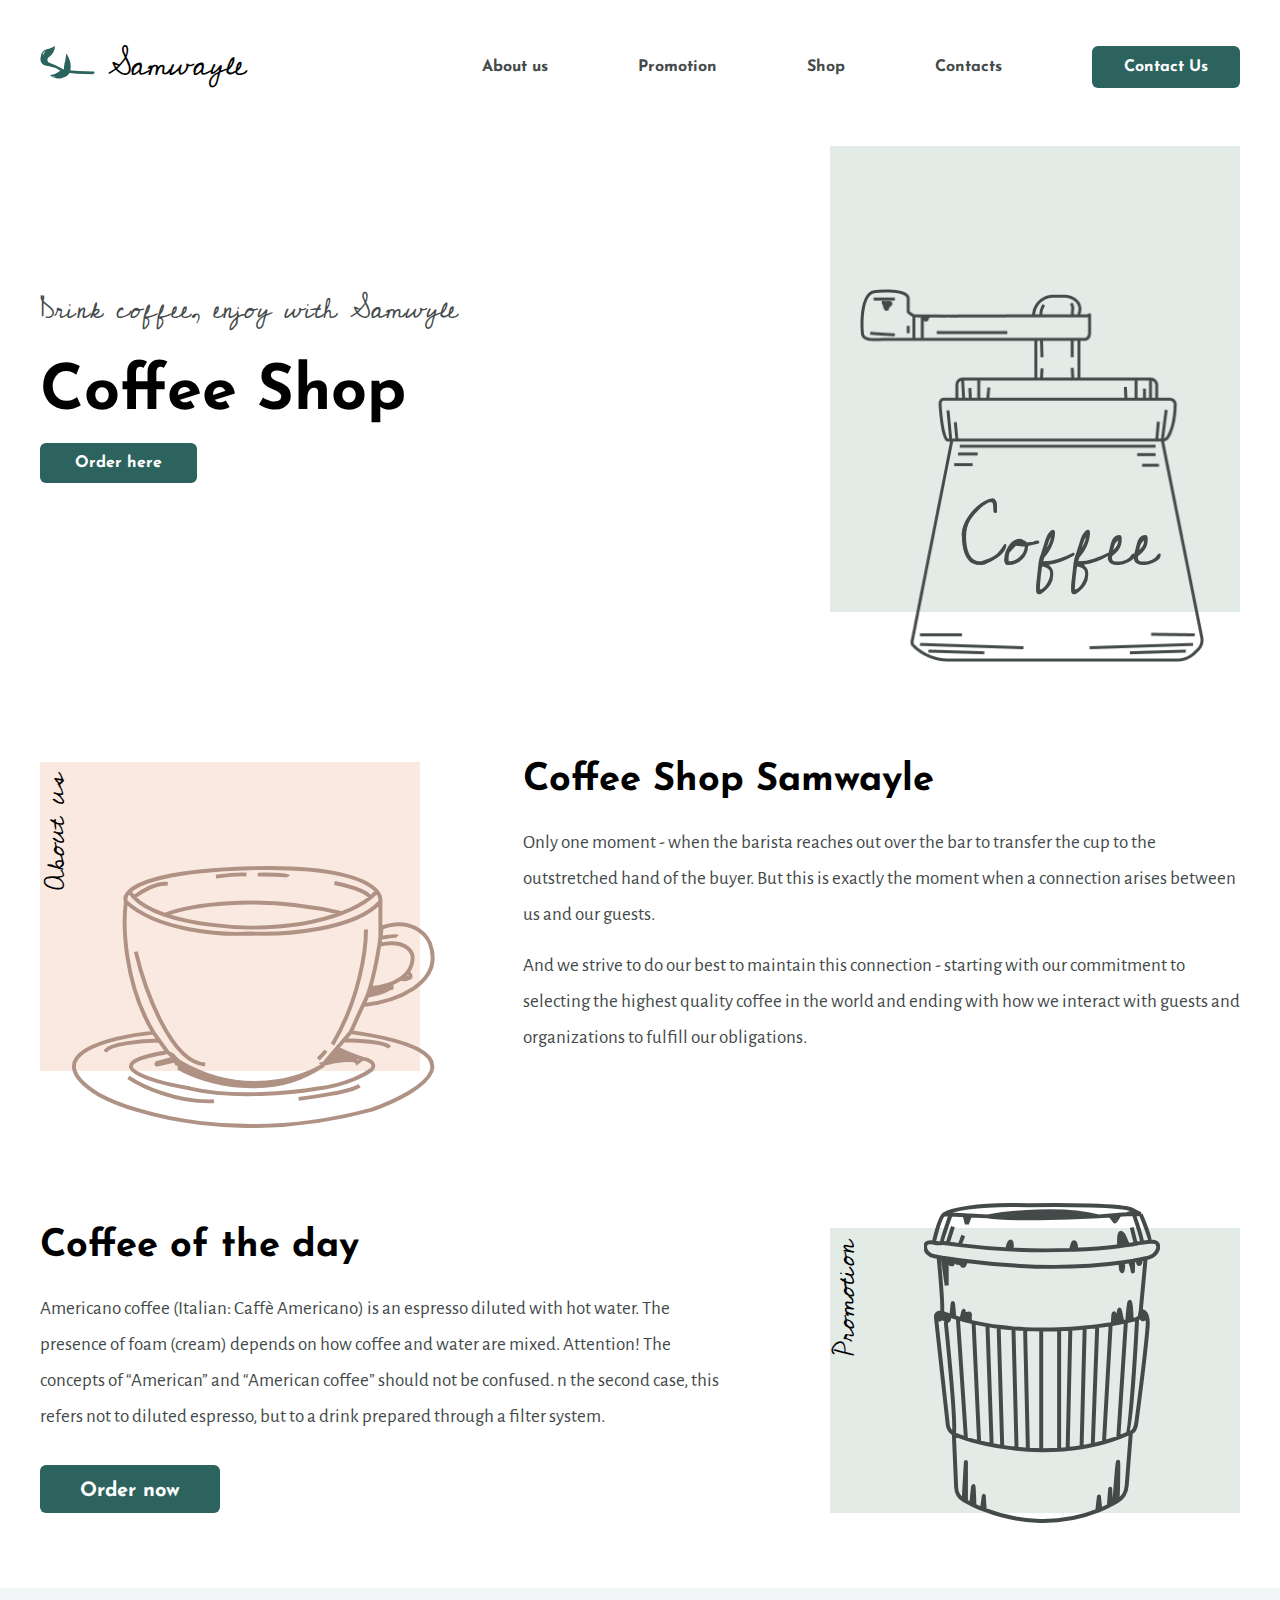
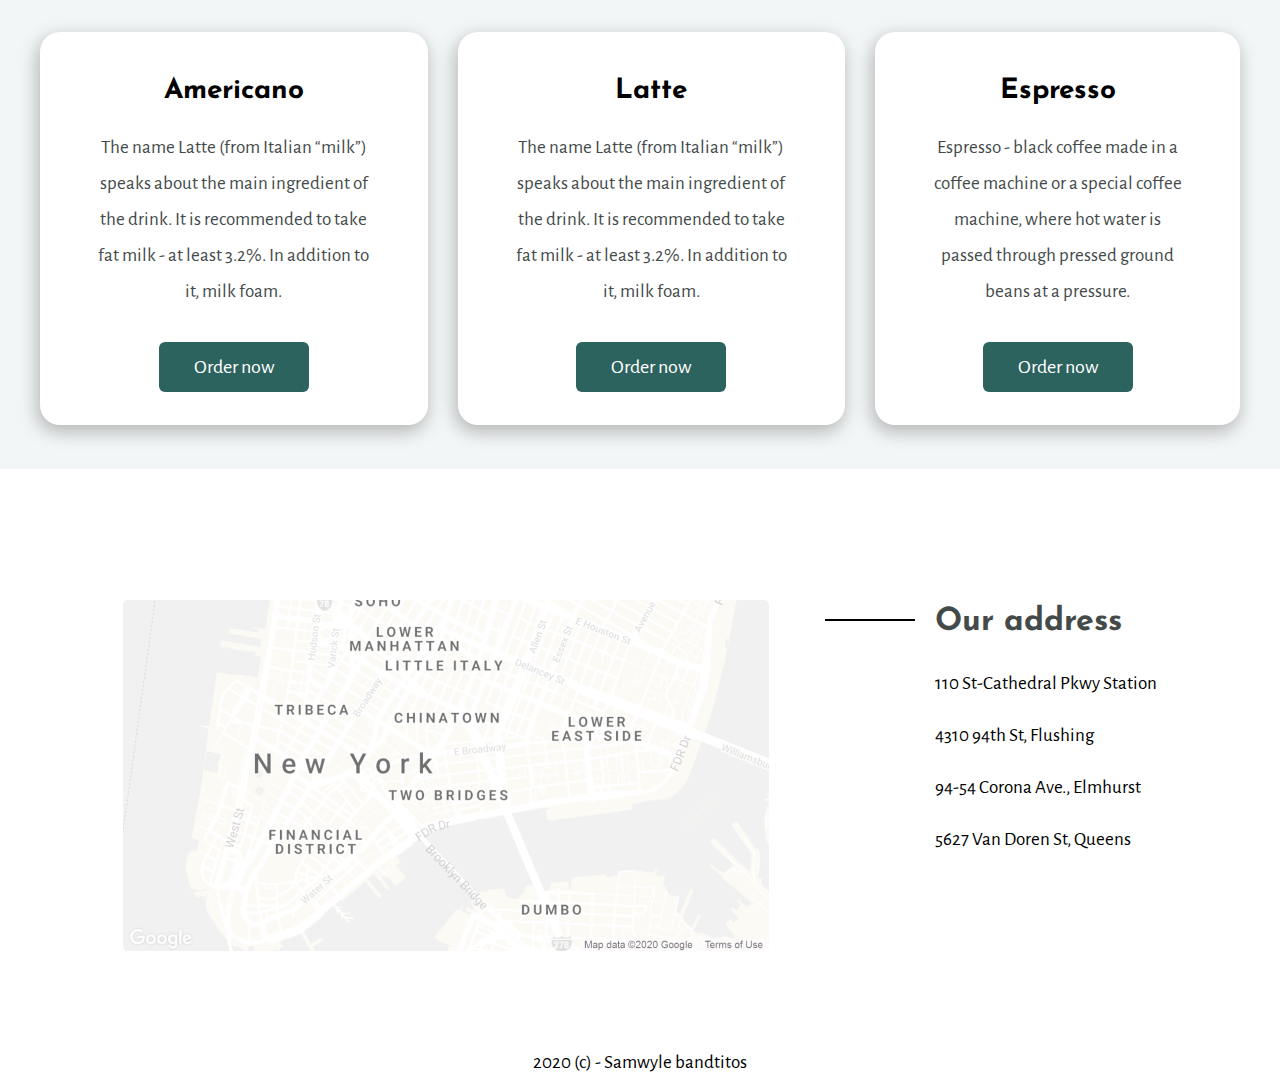
<file: app/index.html>
<!DOCTYPE html>
<html lang="ru" class="page">

<head>
  <meta charset="UTF-8">
  <meta name="viewport" content="width=device-width, initial-scale=1.0">
  <link rel="shortcut icon" href="favicon.ico" type="image/x-icon">
  <meta http-equiv="X-UA-Compatible" content="ie=edge">
  <meta name="theme-color" content="#111111">
  <title>landing Coffee</title>
  <link rel="preconnect" href="https://fonts.googleapis.com">
  <link rel="preconnect" href="https://fonts.gstatic.com" crossorigin>
  <link href="https://fonts.googleapis.com/css2?family=Alegreya+Sans&family=Cedarville+Cursive&family=Josefin+Sans:wght@700&family=Syne&display=swap" rel="stylesheet">
  <link rel="stylesheet" href="css/vendor.css">
  <link rel="stylesheet" href="css/main.css">
  <script defer src="js/main.js"></script>
</head>


<body class="page__body">
  <div class="site-container">
    <header class="header">
  <div class="container">
<div class="header-wrp">
  <div class="header__logo">
    <img src="img/svg/logo.svg" alt="site logo">
    <span>Samwayle</span>
  </div>
  <nav>
    <ul class="header__menu">
      <li class="header__item"><a href="#" class="header__link">About us</a></li>
      <li class="header__item"><a href="#" class="header__link">Promotion</a></li>
      <li class="header__item"><a href="#" class="header__link">Shop</a></li>
      <li class="header__item"><a href="#" class="header__link">Contacts</a></li>
      <li class="header__item"><a href="#" class="header__link header__link_activ">Contact Us</a></li>
    </ul>
  </nav>
</div>
  </div>
</header>

    <main class="main">
      <!-- <picture>
        <source srcset="img/cover.avif" type="image/avif">
        <source srcset="img/cover.webp" type="image/webp">
        <img loading="lazy" src="img/cover.jpg" class="image" width="300" height="300" alt="starter pics">
      </picture> -->
      <section class="screen1">
  <div class="container">
    <div class="screen1-wrp">
      <div class="screen1__info">
        <h4 class="screen1__subtittle">Drink coffee, enjoy with Samwyle</h4>
        <h1 class="screen1__title">Coffee Shop</h1>
        <a href="#" class="screen1__link">Order here</a>
      </div>
      <div class="screen1__picture">
          <span>Coffee</span>
          <img src="img/coffee.png" alt="screen1 pic">
      </div>
    </div>
  </div>
</section>
      <section class="screen2">
  <div class="container">
    <div class="screen2-wrp">
      <div class="screen2__item screen2__item_left">
        <div class="screen2__img">
          <span>About us</span>
          <img src="img/svg/screen2-img1.svg" alt="img">
        </div>
        <div class="screen2-info">
          <h2 class="screen2__title">Coffee Shop Samwayle</h2>
          <p class="screen2__descr">Only one moment - when the barista reaches out over the bar to transfer the cup to the outstretched hand of the buyer.
            But this is exactly the moment when a connection arises between us and our guests. </p>
          <p class="screen2__descr">And we strive to do our best to maintain this connection - starting with our commitment to selecting the highest quality coffee in the world and ending with how we interact with guests and organizations to fulfill our obligations.</p>
        </div>
      </div>
      <div class="screen2__item screen2__item_rigth">
        <div class="screen2-info">
          <h2 class="screen2__title">Coffee of the day</h2>
          <p class="screen2__descr">Americano coffee (Italian: Caffè Americano) is an espresso diluted with hot water. The presence of foam (cream) depends on how coffee and water are mixed.
            Attention! The concepts of “American” and “American coffee” should not be confused. n the second case, this refers not to diluted espresso, but to a drink prepared through a filter system.</p>
          <a href="#" class="screen2__link">Order now   </a>
        </div>
        <div class="screen2__img">
          <span>Promotion</span>
          <img src="img/svg/screen2-img2.svg" alt="img">
        </div>
      </div>
    </div>
  </div>
</section>
      <section class="screen3">
  <div class="container">
    <div class="screen3-wrp">
      <div class="screen3__item">
        <h2 class="screen__title">Americano</h2>
        <p class="screen__descr">The name Latte (from Italian “milk”) speaks about the main ingredient of the drink. It is recommended to take fat milk - at least 3.2%. In addition to it, milk foam.</p>
        <a href="#" class="screen3__link">Order now   </a>
      </div>
      <div class="screen3__item">
        <h2 class="screen__title">Latte</h2>
        <p class="screen__descr">The name Latte (from Italian “milk”) speaks about the main ingredient of the drink. It is recommended to take fat milk - at least 3.2%. In addition to it, milk foam.</p>
        <a href="#" class="screen3__link">Order now   </a>
      </div>
      <div class="screen3__item">
        <h2 class="screen__title">Espresso</h2>
        <p class="screen__descr">Espresso - black coffee made in a coffee machine or a special coffee machine, where hot water is passed through pressed ground beans at a pressure.</p>
        <a href="#" class="screen3__link">Order now   </a>
      </div>
    </div>
  </div>
</section>
    </main>
    <footer class="footer">
  <div class="container">
    <div class="footer-wrp">
      <div class="footer__map">
        <img src="img/footer.png" alt="map">
      </div>
      <div class="footer__info">
        <h2 class="footer__title">Our address</h2>
        <span>110 St-Cathedral Pkwy Station</span>
        <span>4310 94th St, Flushing</span>
        <span>94-54 Corona Ave., Elmhurst</span>
        <span>5627 Van Doren St, Queens</span>
      </div>
    </div>
    <p class="footer__copy">2020 (c) - Samwyle bandtitos</p>
  </div>
</footer>

    
  </div>
</body>

</html>
</file>
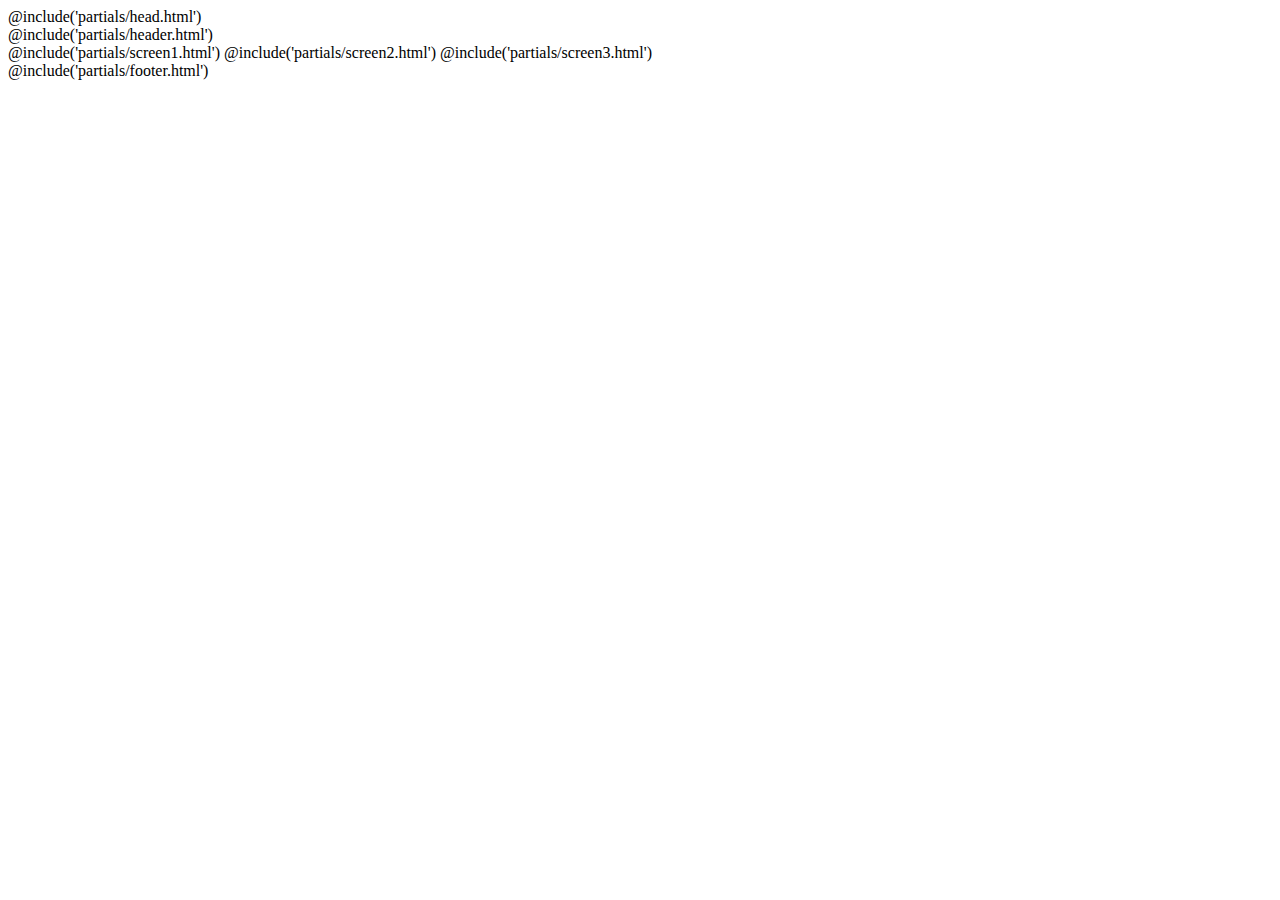
<file: src/index.html>
<!DOCTYPE html>
<html lang="ru" class="page">

@include('partials/head.html')

<body class="page__body">
  <div class="site-container">
    @include('partials/header.html')
    <main class="main">
      <!-- <picture>
        <source srcset="img/cover.avif" type="image/avif">
        <source srcset="img/cover.webp" type="image/webp">
        <img loading="lazy" src="img/cover.jpg" class="image" width="300" height="300" alt="starter pics">
      </picture> -->
      @include('partials/screen1.html')
      @include('partials/screen2.html')
      @include('partials/screen3.html')
    </main>
    @include('partials/footer.html')
    <!-- @include('html/h1.html') пример include -->
  </div>
</body>

</html>
</file>
<file: app/css/main.css>
@charset "UTF-8";
:root {
  --font-family: "Alegreya Sans", sans-serif;
  --content-width: 1200px;
  --container-offset: 15px;
  --container-width: calc(var(--content-width) + (var(--container-offset) * 2));
  --light-color: #fff;
}

/* lg-размер (<=1199px) */
@media (max-width: 1199px) {
  /* CSS для ширины от 992px до 1199px */
}
/* md-размер (<=991px) */
@media (max-width: 991px) {
  /* CSS для ширины от 768px до 991px */
}
/* sm-размер (<=768px) */
@media (max-width: 767px) {
  /* CSS для ширины от 576px до 767px */
}
/* xs-размер (<=575px) */
@media (max-width: 575px) {
  /* CSS для ширины до 575px (включительно) */
}
/* stylelint-disable */
html {
  -webkit-box-sizing: border-box;
  box-sizing: border-box;
}

*,
*::before,
*::after {
  -webkit-box-sizing: inherit;
  box-sizing: inherit;
}

.page {
  margin: 0;
  min-width: 320px;
  min-height: 100%;
  font-size: 16px;
  font-family: var(--font-family, sans-serif);
  -webkit-text-size-adjust: 100%;
}

img {
  height: auto;
  max-width: 100%;
  -o-object-fit: cover;
  object-fit: cover;
}

a {
  text-decoration: none;
}

.site-container {
  overflow: hidden;
}

.container {
  margin: 0 auto;
  padding: 0 var(--container-offset);
  max-width: var(--container-width);
}

.header {
  padding-top: 36px;
}
.header__logo {
  display: -webkit-box;
  display: -ms-flexbox;
  display: flex;
}
.header__logo img {
  margin-top: 10px;
  width: 56px;
  height: 34px;
  margin-right: 12px;
}
.header__logo span {
  font-family: "Cedarville Cursive", cursive;
  font-weight: 400;
  font-size: 32px;
  line-height: 60px;
  color: #000;
}
.header__menu {
  margin: 0;
  padding: 0;
  list-style: none;
  display: -webkit-box;
  display: -ms-flexbox;
  display: flex;
  -webkit-box-align: center;
  -ms-flex-align: center;
  align-items: center;
}
.header__item {
  margin-right: 90px;
}
.header__item:last-child {
  margin-right: 0px;
}
.header__link {
  color: #444A4A;
  font-family: "Josefin Sans", sans-serif;
  font-weight: 700;
  font-size: 16px;
  line-height: 16px;
}
.header__link_activ {
  color: #fff;
  padding: 13px 32px;
  background-color: #2D635E;
  border-radius: 6px;
}

.header-wrp {
  display: -webkit-box;
  display: -ms-flexbox;
  display: flex;
  -webkit-box-align: center;
  -ms-flex-align: center;
  align-items: center;
  -webkit-box-pack: justify;
  -ms-flex-pack: justify;
  justify-content: space-between;
}

.screen1 {
  padding-top: 50px;
}
.screen1__subtittle {
  margin: 0;
  padding: 0;
  font-family: "Cedarville Cursive", cursive;
  font-weight: 400;
  font-size: 28px;
  line-height: 53px;
  color: #444A4A;
}
.screen1__title {
  margin: 0;
  padding: 0;
  font-family: "Josefin Sans", sans-serif;
  font-weight: 700;
  margin-bottom: 26px;
  margin-top: 26px;
  font-size: 63px;
  line-height: 63px;
  color: #000;
}
.screen1__link {
  font-family: "Josefin Sans", sans-serif;
  font-weight: 700;
  padding: 12px 35px;
  background-color: #2D635E;
  border-radius: 6px;
  color: #fff;
  font-size: 16px;
  line-height: 25px;
}
.screen1__picture {
  position: relative;
  background-color: #E3EBE7;
  width: 410px;
  height: 466px;
  overflow: unset;
}
.screen1 img {
  position: absolute;
  display: block;
  bottom: -50px;
  left: 30px;
  width: 344px;
  height: 373px;
  z-index: 2;
}
.screen1 span {
  position: absolute;
  bottom: 0px;
  left: 130px;
  font-family: "Cedarville Cursive", cursive;
  font-weight: 400;
  font-size: 72px;
  line-height: 136px;
  color: #444A4A;
}

.screen1-wrp {
  display: -webkit-box;
  display: -ms-flexbox;
  display: flex;
  -webkit-box-pack: justify;
  -ms-flex-pack: justify;
  justify-content: space-between;
  -webkit-box-align: center;
  -ms-flex-align: center;
  align-items: center;
}

.screen2 {
  padding-top: 150px;
}
.screen2__item {
  display: -webkit-box;
  display: -ms-flexbox;
  display: flex;
  margin-bottom: 157px;
}
.screen2__item:last-child {
  margin-bottom: 0px;
}
.screen2__img {
  position: relative;
}
.screen2__img:first-child {
  background-color: #FAE9E0;
  min-width: 380px;
  min-height: 287px;
  margin-right: 103px;
}
.screen2__img:first-child img {
  position: absolute;
  bottom: -57px;
  right: -15px;
  width: 364px;
  height: 262px;
}
.screen2__img:last-child {
  min-width: 410px;
  min-height: 276px;
  background-color: #E3EBE7;
  margin-left: 103px;
}
.screen2__img:last-child img {
  position: absolute;
  bottom: -10px;
  right: 80px;
  width: 236px;
  height: 320px;
}
.screen2__img span {
  font-family: "Cedarville Cursive", cursive;
  font-weight: 400;
  position: absolute;
  display: block;
  font-size: 28px;
  line-height: 53px;
  -webkit-transform: rotate(-90deg);
  -ms-transform: rotate(-90deg);
  transform: rotate(-90deg);
}
.screen2__img span:first-child {
  top: 43px;
  left: -43px;
}
.screen2__title {
  margin: 0;
  padding: 0;
  font-family: "Josefin Sans", sans-serif;
  font-weight: 700;
  line-height: 38px;
  font-size: 38px;
  margin-bottom: 25px;
  color: #000;
}
.screen2__descr {
  margin: 0;
  padding: 0;
  font-family: "Alegreya Sans", sans-serif;
  font-weight: 400;
  font-size: 19px;
  line-height: 36px;
  margin-bottom: 15px;
  color: #444A4A;
}
.screen2__link {
  font-family: "Josefin Sans", sans-serif;
  font-weight: 700;
  display: block;
  padding: 14px 30px;
  text-align: center;
  width: 180px;
  height: 48px;
  margin-top: 30px;
  color: #fff;
  font-size: 20px;
  line-height: 25px;
  background-color: #2D635E;
  border-radius: 6px;
}

.screen3 {
  margin-top: 75px;
  margin-bottom: 131px;
  background-color: rgba(200, 215, 213, 0.2156862745);
}
.screen3__item {
  padding: 45px 54px;
  background-color: #fff;
  border-radius: 20px;
  margin-top: 44px;
  margin-bottom: 44px;
  margin-right: 30px;
  text-align: center;
  -webkit-box-shadow: -2px 6px 18px 1px rgba(0, 0, 0, 0.26);
  box-shadow: -2px 6px 18px 1px rgba(0, 0, 0, 0.26);
}
.screen3__item:last-child {
  margin-right: 0px;
}
.screen3__link {
  font-size: 20px;
  line-height: 25px;
  color: #fff;
  background-color: #2D635E;
  padding: 15px 35px;
  border-radius: 6px;
}

.screen3-wrp {
  display: -webkit-box;
  display: -ms-flexbox;
  display: flex;
}

.screen__title {
  margin: 0;
  padding: 0;
  font-family: "Josefin Sans", sans-serif;
  font-weight: 700;
  font-size: 28px;
  line-height: 28px;
  margin-bottom: 25px;
}
.screen__descr {
  margin: 0;
  padding: 0;
  font-family: "Alegreya Sans", sans-serif;
  font-weight: 400;
  color: #444A4A;
  font-size: 19px;
  line-height: 36px;
  margin-bottom: 45px;
}

.footer__map img {
  max-width: 650px;
}
.footer__info {
  font-family: "Alegreya Sans", sans-serif;
  font-weight: 400;
}
.footer__info span {
  display: block;
  margin-bottom: 16px;
  font-size: 19px;
  line-height: 36px;
  color: #000;
}
.footer__title {
  margin: 0;
  padding: 0;
  font-family: "Josefin Sans", sans-serif;
  font-weight: 700;
  position: relative;
  margin-bottom: 21px;
  font-size: 32px;
  line-height: 45px;
  color: #444A4A;
}
.footer__title::before {
  content: "";
  position: absolute;
  top: 19px;
  left: -110px;
  background-color: #000;
  width: 90px;
  height: 2px;
}
.footer__copy {
  font-family: "Alegreya Sans", sans-serif;
  font-weight: 400;
  margin: 0;
  padding: 0;
  margin-top: 90px;
  text-align: center;
  color: #000000;
  font-size: 19px;
  line-height: 36px;
}

.footer-wrp {
  display: -webkit-box;
  display: -ms-flexbox;
  display: flex;
  -ms-flex-pack: distribute;
  justify-content: space-around;
}
/*# sourceMappingURL=main.css.map */
</file>
